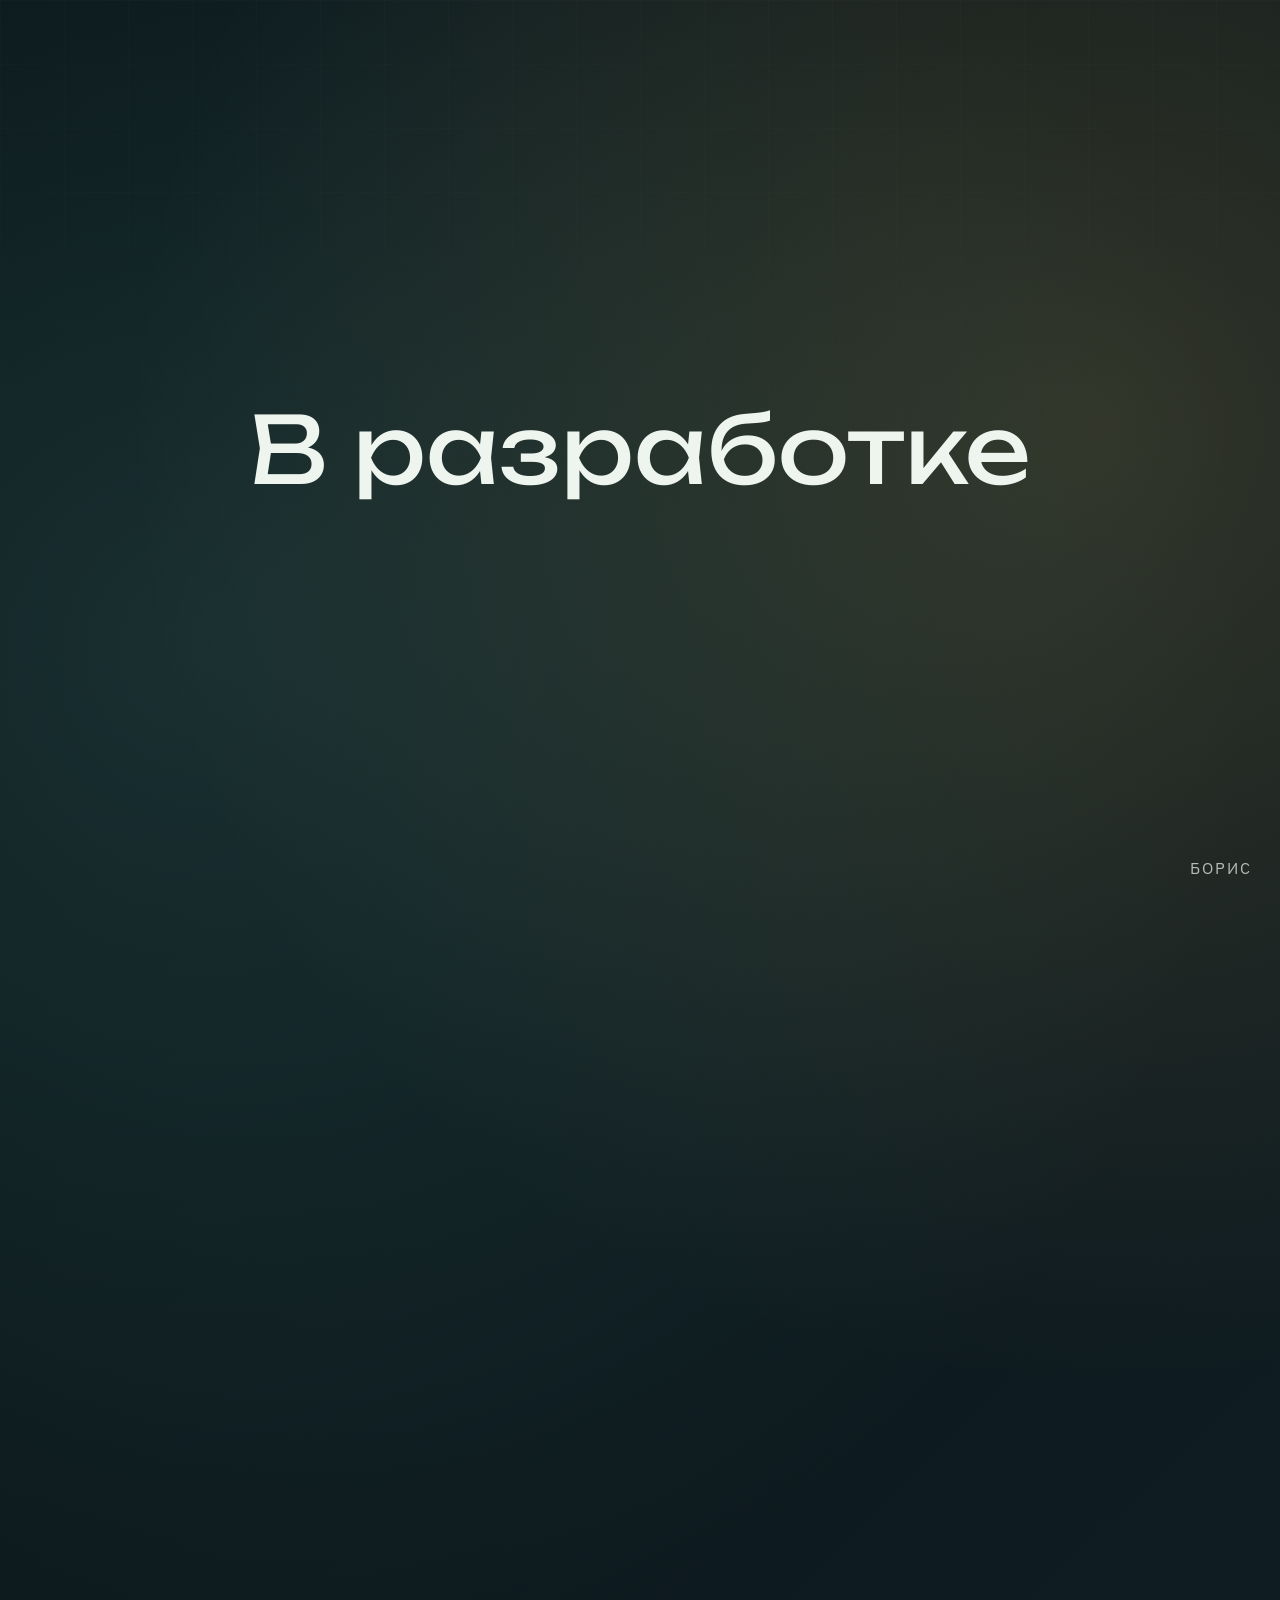
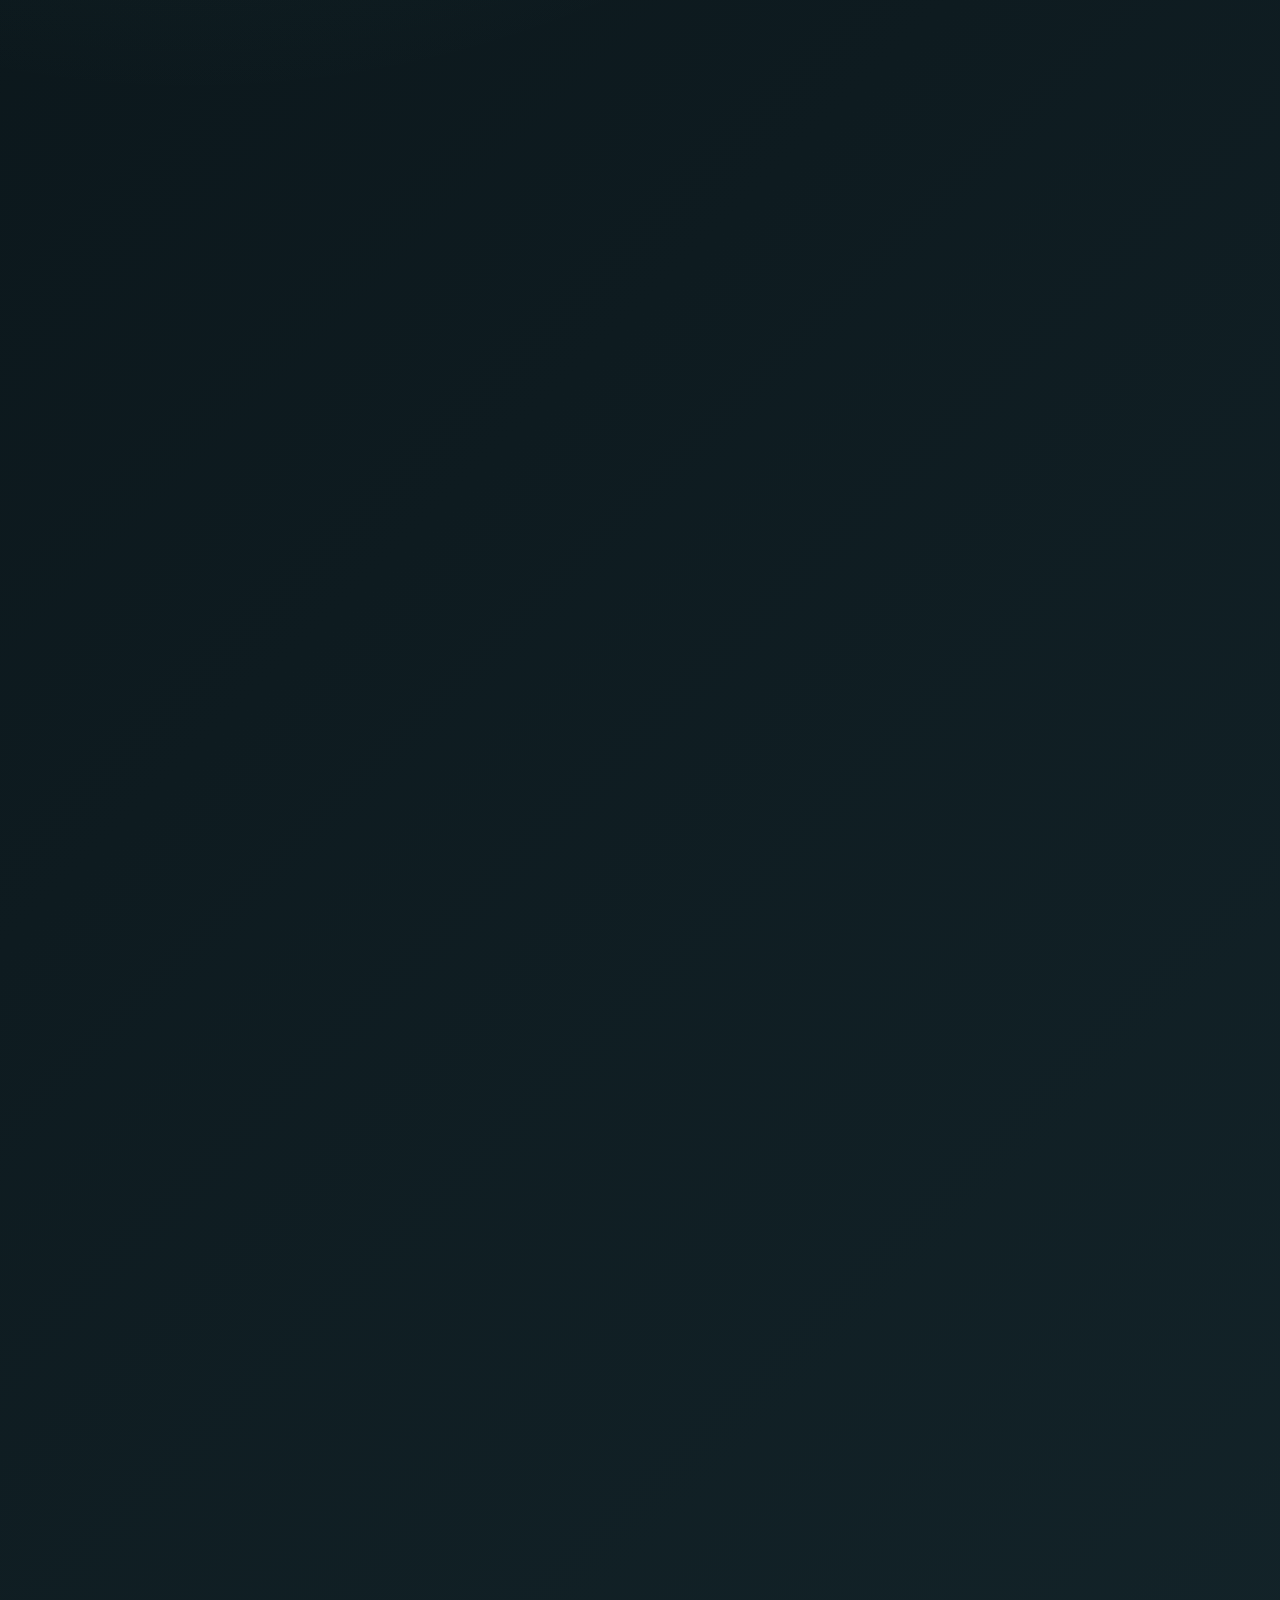
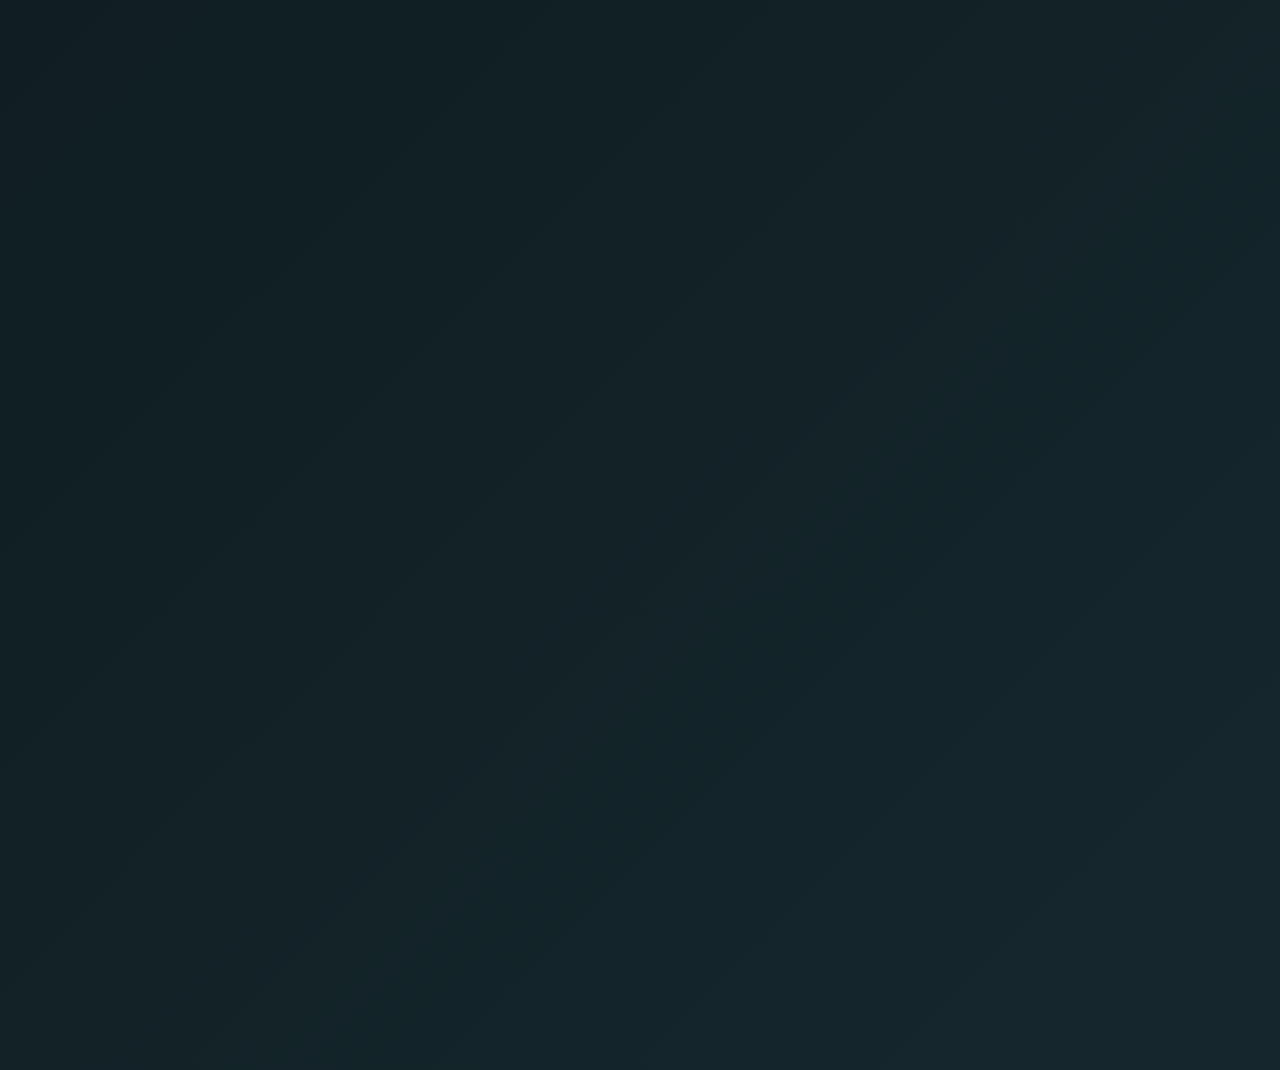
<file: index.html>
<!DOCTYPE html>
<html lang="ru">
<head>
  <meta charset="UTF-8">
  <meta name="viewport" content="width=device-width, initial-scale=1.0">
  <title>Борис | Пусконаладочные работы в OZNA</title>
  <meta
    name="description"
    content="Лендинг о Борисе, начальнике отдела пусконаладочных работ OZNA. Опыт с 2011 года, запуск объектов, координация ПНР и развитие цифрового workflow."
  >
  <meta name="theme-color" content="#0c1a1e">
  <link rel="preconnect" href="https://fonts.googleapis.com">
  <link rel="preconnect" href="https://fonts.gstatic.com" crossorigin>
  <link
    href="https://fonts.googleapis.com/css2?family=IBM+Plex+Sans:wght@400;500;600;700&family=Unbounded:wght@500;700&display=swap"
    rel="stylesheet"
  >
  <link rel="stylesheet" href="/styles.css">
</head>
<body class="preview-locked">
  <div class="preview-gate" data-preview-gate>
    <button class="preview-gate__trigger" type="button" data-preview-trigger>
      В разработке
    </button>
    <span class="preview-gate__signature">Борис</span>
  </div>
  <div class="site-shell">
    <header class="topbar">
      <a class="brand" href="#hero">
        <span class="brand-mark">GE</span>
        <span>
          <strong>getengine.ru</strong>
          <small>инженерный лендинг</small>
        </span>
      </a>
      <nav class="topnav">
        <a href="#about">О Борисе</a>
        <a href="#workflow">Workflow</a>
        <a href="#content">Материалы</a>
        <a href="#contacts">Контакты</a>
      </nav>
    </header>

    <main>
      <section class="hero panel" id="hero">
        <div class="hero-copy">
          <p class="eyebrow">OZNA · c 2011 года</p>
          <h1>Борис</h1>
          <p class="hero-lead">
            Начальник отдела пусконаладочных работ. Помогает доводить сложные инженерные проекты
            до уверенного запуска, держит темп команды и отвечает за системный ввод объектов в эксплуатацию.
          </p>
          <div class="hero-actions">
            <a class="button button-primary" href="#contacts">Связаться</a>
            <a class="button button-secondary" href="https://workflow.getengine.ru">Открыть workflow</a>
          </div>
          <div class="hero-meta">
            <article class="stat-card">
              <strong><span data-experience>15</span>+</strong>
              <span>лет практики в пусконаладке</span>
            </article>
            <article class="stat-card">
              <strong>2011</strong>
              <span>старт работы в OZNA</span>
            </article>
            <article class="stat-card">
              <strong>ПНР</strong>
              <span>управление запуском, людьми и сроками</span>
            </article>
          </div>
        </div>

        <aside class="hero-panel">
          <div class="signal-grid">
            <div class="signal-row">
              <span>Статус отдела</span>
              <strong>В работе</strong>
            </div>
            <div class="signal-row">
              <span>Фокус</span>
              <strong>Пуск, координация, сопровождение</strong>
            </div>
            <div class="signal-row">
              <span>Подход</span>
              <strong>Спокойно, точно, по этапам</strong>
            </div>
          </div>

          <div class="quote-card">
            <p>
              Инженерный запуск требует не только техники и регламентов, но и человека, который
              умеет собрать команду, синхронизировать участников и довести объект до рабочего состояния.
            </p>
          </div>
        </aside>
      </section>

      <section class="section" id="about">
        <div class="section-heading reveal">
          <p class="eyebrow">Профиль</p>
          <h2>Кто такой Борис</h2>
          <p>
            Этот лендинг рассказывает о специалисте, который много лет работает внутри производственного
            и сервисного контура OZNA, отвечает за пусконаладочные работы и держит под контролем критичный
            для заказчика этап ввода оборудования в эксплуатацию.
          </p>
        </div>

        <div class="card-grid card-grid-three">
          <article class="feature-card reveal">
            <span class="card-index">01</span>
            <h3>Руководство отделом ПНР</h3>
            <p>
              Организация работы команды, распределение задач по объектам, контроль сроков и поддержка
              специалистов на площадке.
            </p>
          </article>
          <article class="feature-card reveal">
            <span class="card-index">02</span>
            <h3>Запуск сложных объектов</h3>
            <p>
              Координация ввода оборудования в эксплуатацию, взаимодействие с производством, проектными
              командами и заказчиком.
            </p>
          </article>
          <article class="feature-card reveal">
            <span class="card-index">03</span>
            <h3>Системный инженерный подход</h3>
            <p>
              Внимание к деталям, последовательность на каждом этапе и ориентация на устойчивый результат,
              а не только на формальное закрытие работ.
            </p>
          </article>
        </div>
      </section>

      <section class="section section-accent">
        <div class="section-heading reveal">
          <p class="eyebrow">Компетенции</p>
          <h2>Что особенно важно в его работе</h2>
        </div>

        <div class="timeline">
          <article class="timeline-card reveal">
            <span>Подготовка</span>
            <h3>Организация работ до выхода на объект</h3>
            <p>Проверка готовности, людей, документации и связей между участниками проекта.</p>
          </article>
          <article class="timeline-card reveal">
            <span>Площадка</span>
            <h3>Координация на месте</h3>
            <p>Управление последовательностью действий, быстрые решения и снятие блокеров в поле.</p>
          </article>
          <article class="timeline-card reveal">
            <span>Пуск</span>
            <h3>Вывод системы на рабочий режим</h3>
            <p>Контроль запуска, проверка параметров, взаимодействие со смежными подразделениями.</p>
          </article>
          <article class="timeline-card reveal">
            <span>Передача</span>
            <h3>Сдача результата заказчику</h3>
            <p>Структурированная фиксация выполненного объема и уверенный переход к штатной эксплуатации.</p>
          </article>
        </div>
      </section>

      <section class="section">
        <div class="section-heading reveal">
          <p class="eyebrow">Почему это важно</p>
          <h2>Что получает проект</h2>
        </div>

        <div class="result-grid">
          <article class="result-card reveal">
            <strong>Предсказуемость</strong>
            <p>Этапы запуска становятся прозрачными для команды и заказчика.</p>
          </article>
          <article class="result-card reveal">
            <strong>Темп</strong>
            <p>Меньше хаоса на критичных этапах и быстрее выход на рабочий режим.</p>
          </article>
          <article class="result-card reveal">
            <strong>Ответственность</strong>
            <p>Есть центр координации, который собирает все решения в одну управляемую линию.</p>
          </article>
          <article class="result-card reveal">
            <strong>Качество</strong>
            <p>Запуск рассматривается как инженерный результат, а не как формальная галочка.</p>
          </article>
        </div>
      </section>

      <section class="section workflow-section panel reveal" id="workflow">
        <div>
          <p class="eyebrow">Следующий этап</p>
          <h2>workflow.getengine.ru</h2>
          <p class="workflow-lead">
            На поддомене уже подготовлена отдельная точка роста для внутреннего рабочего контура:
            отметки в табеле, ведение проектов, контроль статусов, единая картина по загрузке и прогрессу.
          </p>
        </div>

        <div class="workflow-grid">
          <article>
            <h3>Табель и время</h3>
            <p>Фиксация смен, отметок и фактической загрузки по сотрудникам и объектам.</p>
          </article>
          <article>
            <h3>Проекты и этапы</h3>
            <p>Карточки объектов, статусы работ, ответственные и история изменений.</p>
          </article>
          <article>
            <h3>Документы и контроль</h3>
            <p>Основа под журнал работ, служебные заметки, акты и внутренние регламенты.</p>
          </article>
        </div>

        <div class="hero-actions">
          <a class="button button-primary" href="https://workflow.getengine.ru">Перейти на workflow</a>
          <a class="button button-secondary" href="/workflow/">Открыть локальную страницу</a>
        </div>
      </section>

      <section class="section" id="content">
        <div class="section-heading reveal">
          <p class="eyebrow">Контентная структура</p>
          <h2>Сайт уже подготовлен к расширению</h2>
          <p>
            Ниже заложены разделы, которые можно наполнять без пересборки всей страницы: новости,
            статьи и полезные информационные блоки о процессах, проектах и инженерной практике.
          </p>
        </div>

        <div class="card-grid">
          <a class="content-card reveal" href="/news/">
            <span>Новости</span>
            <strong>Запуски, события, изменения в проектах</strong>
            <p>Короткие обновления по работе отдела, объектам и внутренним инициативам.</p>
          </a>
          <a class="content-card reveal" href="/articles/">
            <span>Статьи</span>
            <strong>Развернутые материалы и кейсы</strong>
            <p>Публикации о подходе к ПНР, организации процессов и рабочей практике на объектах.</p>
          </a>
          <a class="content-card reveal" href="/info/">
            <span>Инфоблоки</span>
            <strong>Справочные материалы и база знаний</strong>
            <p>Регламенты, памятки, типовые схемы взаимодействия и полезные заметки для команды.</p>
          </a>
        </div>
      </section>
    </main>

    <footer class="footer panel" id="contacts">
      <div>
        <p class="eyebrow">Контакты</p>
        <h2>Нижний блок уже готов под реальные каналы связи</h2>
        <p>
          Пока я заложил аккуратную структуру без вымышленных данных. Сюда можно сразу подставить
          телефон, почту, Telegram, адрес офиса или форму обратной связи.
        </p>
      </div>

      <div class="contact-grid">
        <article>
          <span>Позиция</span>
          <strong>Начальник отдела пусконаладочных работ</strong>
        </article>
        <article>
          <span>Компания</span>
          <strong><a href="https://ozna.ru">OZNA</a></strong>
        </article>
        <article>
          <span>Прямые контакты</span>
          <strong>Добавим после согласования</strong>
        </article>
      </div>

      <div class="footer-bottom">
        <span>© <span data-year>2026</span> getengine.ru</span>
        <span>Сделано с прицелом на дальнейшее развитие: лендинг, контент, workflow.</span>
      </div>
    </footer>
  </div>

  <script src="/script.js"></script>
</body>
</html>
</file>
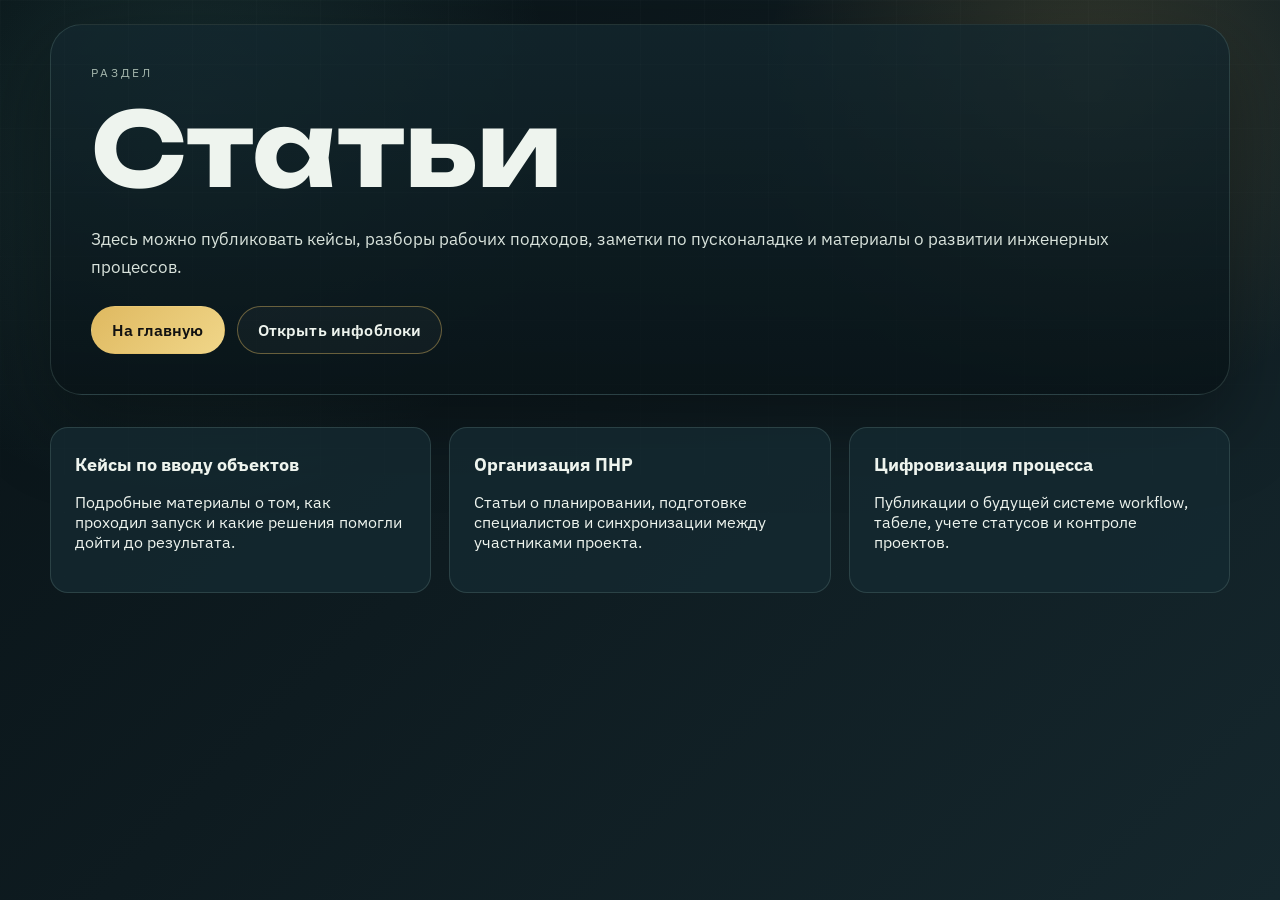
<file: articles/index.html>
<!DOCTYPE html>
<html lang="ru">
<head>
  <meta charset="UTF-8">
  <meta name="viewport" content="width=device-width, initial-scale=1.0">
  <title>Статьи | getengine.ru</title>
  <meta name="description" content="Раздел статей на getengine.ru. Подготовлен для длинных материалов, кейсов и инженерных разборов.">
  <link rel="preconnect" href="https://fonts.googleapis.com">
  <link rel="preconnect" href="https://fonts.gstatic.com" crossorigin>
  <link
    href="https://fonts.googleapis.com/css2?family=IBM+Plex+Sans:wght@400;500;600;700&family=Unbounded:wght@500;700&display=swap"
    rel="stylesheet"
  >
  <link rel="stylesheet" href="/styles.css">
</head>
<body>
  <div class="site-shell">
    <section class="page-hero panel">
      <p class="eyebrow">Раздел</p>
      <h1>Статьи</h1>
      <p class="hero-lead">
        Здесь можно публиковать кейсы, разборы рабочих подходов, заметки по пусконаладке и материалы о развитии инженерных процессов.
      </p>
      <div class="page-links">
        <a class="button button-primary" href="/">На главную</a>
        <a class="button button-secondary" href="/info/">Открыть инфоблоки</a>
      </div>
    </section>

    <section class="page-grid">
      <article class="page-card">
        <h3>Кейсы по вводу объектов</h3>
        <p>Подробные материалы о том, как проходил запуск и какие решения помогли дойти до результата.</p>
      </article>
      <article class="page-card">
        <h3>Организация ПНР</h3>
        <p>Статьи о планировании, подготовке специалистов и синхронизации между участниками проекта.</p>
      </article>
      <article class="page-card">
        <h3>Цифровизация процесса</h3>
        <p>Публикации о будущей системе workflow, табеле, учете статусов и контроле проектов.</p>
      </article>
    </section>
  </div>
  <script src="/script.js"></script>
</body>
</html>
</file>
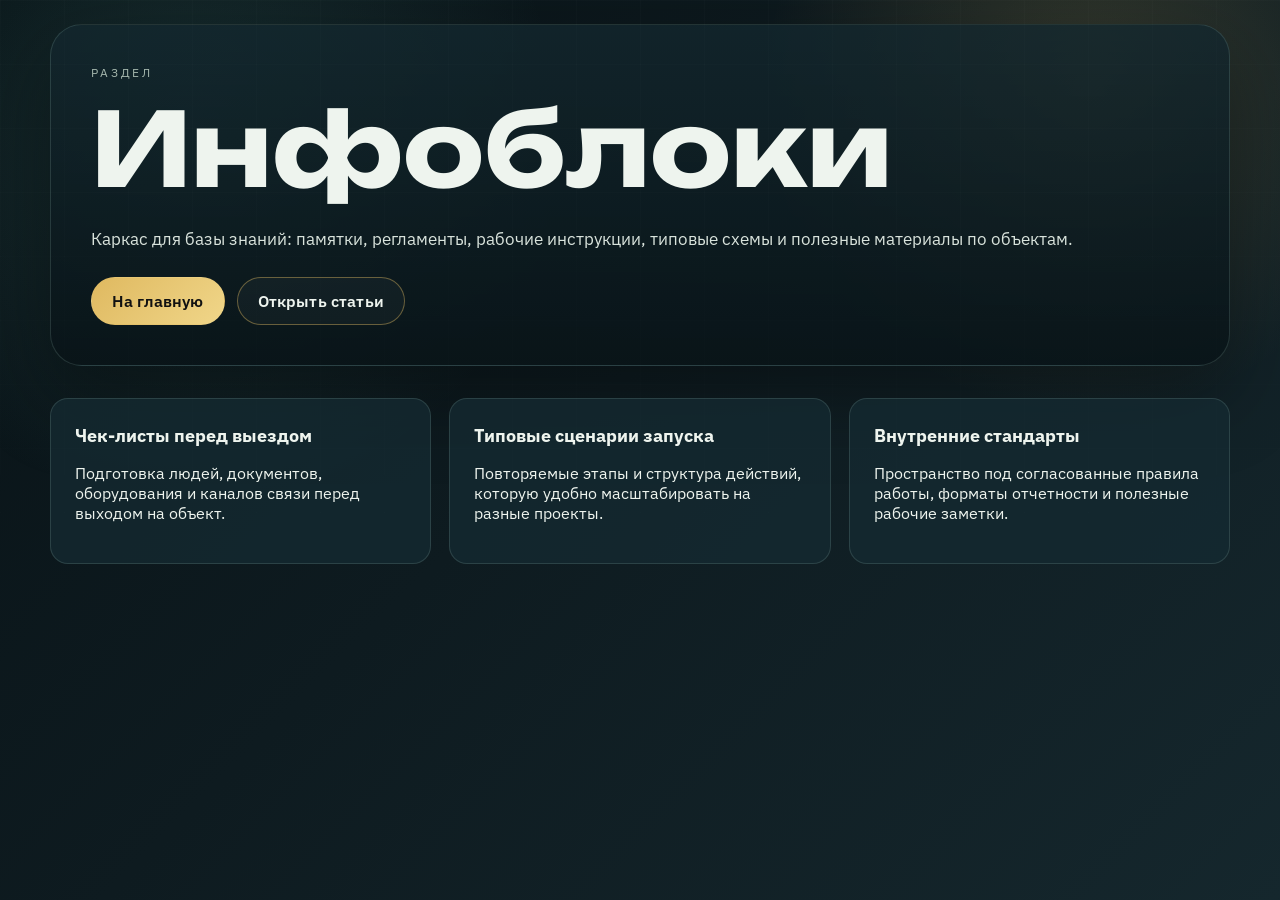
<file: info/index.html>
<!DOCTYPE html>
<html lang="ru">
<head>
  <meta charset="UTF-8">
  <meta name="viewport" content="width=device-width, initial-scale=1.0">
  <title>Инфоблоки | getengine.ru</title>
  <meta name="description" content="Раздел информационных блоков на getengine.ru. Подготовлен под справочные материалы, регламенты и базу знаний.">
  <link rel="preconnect" href="https://fonts.googleapis.com">
  <link rel="preconnect" href="https://fonts.gstatic.com" crossorigin>
  <link
    href="https://fonts.googleapis.com/css2?family=IBM+Plex+Sans:wght@400;500;600;700&family=Unbounded:wght@500;700&display=swap"
    rel="stylesheet"
  >
  <link rel="stylesheet" href="/styles.css">
</head>
<body>
  <div class="site-shell">
    <section class="page-hero panel">
      <p class="eyebrow">Раздел</p>
      <h1>Инфоблоки</h1>
      <p class="hero-lead">
        Каркас для базы знаний: памятки, регламенты, рабочие инструкции, типовые схемы и полезные материалы по объектам.
      </p>
      <div class="page-links">
        <a class="button button-primary" href="/">На главную</a>
        <a class="button button-secondary" href="/articles/">Открыть статьи</a>
      </div>
    </section>

    <section class="page-grid">
      <article class="page-card">
        <h3>Чек-листы перед выездом</h3>
        <p>Подготовка людей, документов, оборудования и каналов связи перед выходом на объект.</p>
      </article>
      <article class="page-card">
        <h3>Типовые сценарии запуска</h3>
        <p>Повторяемые этапы и структура действий, которую удобно масштабировать на разные проекты.</p>
      </article>
      <article class="page-card">
        <h3>Внутренние стандарты</h3>
        <p>Пространство под согласованные правила работы, форматы отчетности и полезные рабочие заметки.</p>
      </article>
    </section>
  </div>
  <script src="/script.js"></script>
</body>
</html>
</file>
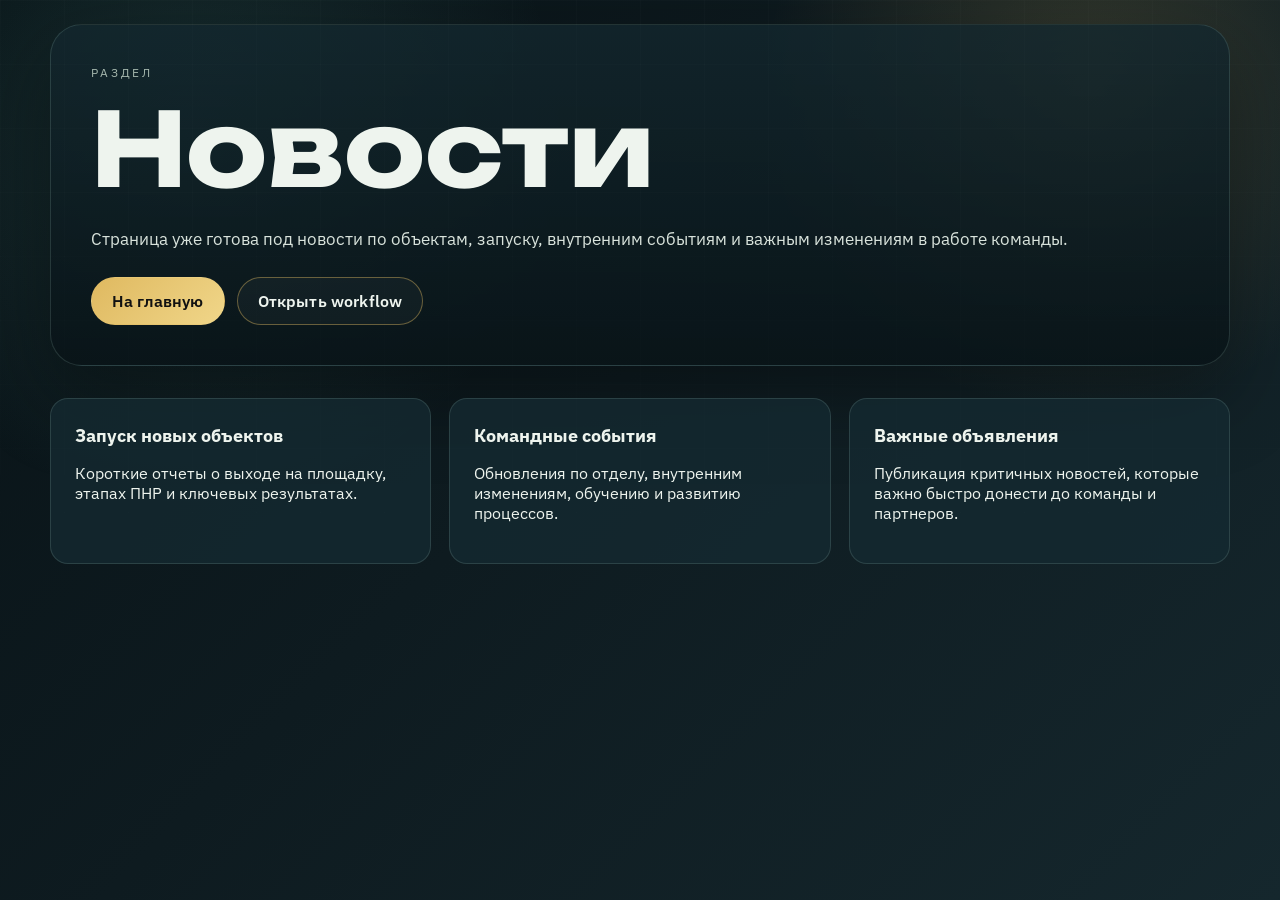
<file: news/index.html>
<!DOCTYPE html>
<html lang="ru">
<head>
  <meta charset="UTF-8">
  <meta name="viewport" content="width=device-width, initial-scale=1.0">
  <title>Новости | getengine.ru</title>
  <meta name="description" content="Раздел новостей на getengine.ru. Подготовлен для публикации обновлений по проектам, запускам и событиям.">
  <link rel="preconnect" href="https://fonts.googleapis.com">
  <link rel="preconnect" href="https://fonts.gstatic.com" crossorigin>
  <link
    href="https://fonts.googleapis.com/css2?family=IBM+Plex+Sans:wght@400;500;600;700&family=Unbounded:wght@500;700&display=swap"
    rel="stylesheet"
  >
  <link rel="stylesheet" href="/styles.css">
</head>
<body>
  <div class="site-shell">
    <section class="page-hero panel">
      <p class="eyebrow">Раздел</p>
      <h1>Новости</h1>
      <p class="hero-lead">
        Страница уже готова под новости по объектам, запуску, внутренним событиям и важным изменениям в работе команды.
      </p>
      <div class="page-links">
        <a class="button button-primary" href="/">На главную</a>
        <a class="button button-secondary" href="https://workflow.getengine.ru">Открыть workflow</a>
      </div>
    </section>

    <section class="page-grid">
      <article class="page-card">
        <h3>Запуск новых объектов</h3>
        <p>Короткие отчеты о выходе на площадку, этапах ПНР и ключевых результатах.</p>
      </article>
      <article class="page-card">
        <h3>Командные события</h3>
        <p>Обновления по отделу, внутренним изменениям, обучению и развитию процессов.</p>
      </article>
      <article class="page-card">
        <h3>Важные объявления</h3>
        <p>Публикация критичных новостей, которые важно быстро донести до команды и партнеров.</p>
      </article>
    </section>
  </div>
  <script src="/script.js"></script>
</body>
</html>
</file>
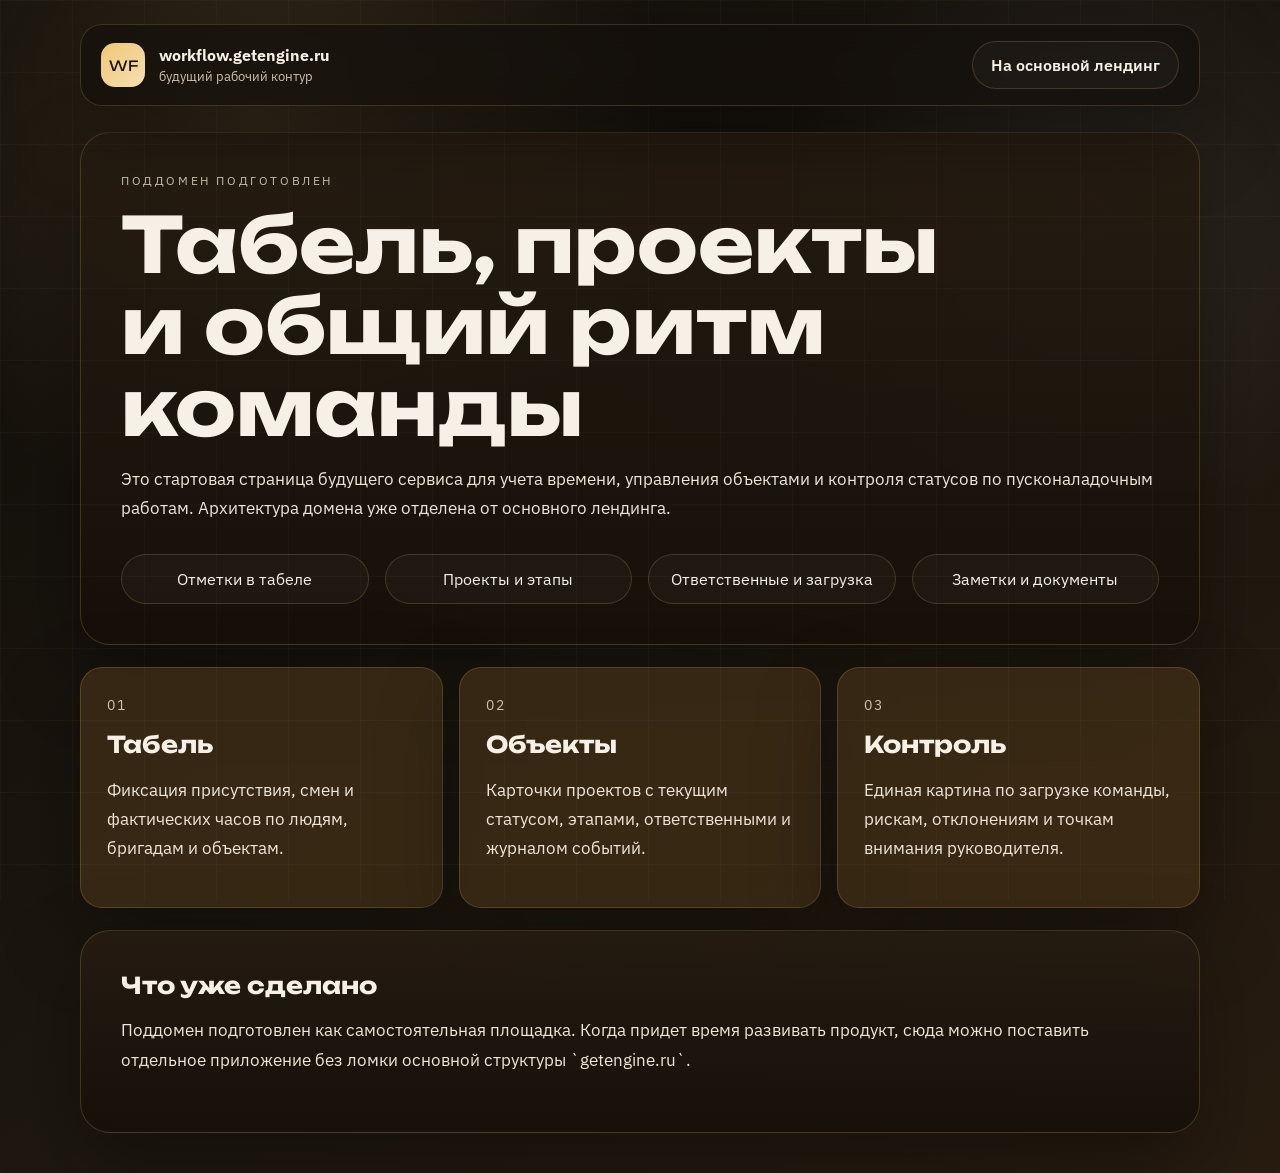
<file: workflow/index.html>
<!DOCTYPE html>
<html lang="ru">
<head>
  <meta charset="UTF-8">
  <meta name="viewport" content="width=device-width, initial-scale=1.0">
  <title>workflow.getengine.ru | Табель и проекты</title>
  <meta
    name="description"
    content="Подготовленная стартовая страница для workflow.getengine.ru: табель, проекты, статусы, документы и единый контроль выполнения."
  >
  <meta name="theme-color" content="#12100b">
  <link rel="preconnect" href="https://fonts.googleapis.com">
  <link rel="preconnect" href="https://fonts.gstatic.com" crossorigin>
  <link
    href="https://fonts.googleapis.com/css2?family=IBM+Plex+Sans:wght@400;500;600;700&family=Unbounded:wght@500;700&display=swap"
    rel="stylesheet"
  >
  <link rel="stylesheet" href="styles.css">
</head>
<body class="workflow-body">
  <div class="workflow-shell">
    <header class="workflow-topbar">
      <a class="brand" href="/">
        <span class="brand-mark">WF</span>
        <span>
          <strong>workflow.getengine.ru</strong>
          <small>будущий рабочий контур</small>
        </span>
      </a>
      <a class="button button-secondary" href="https://getengine.ru">На основной лендинг</a>
    </header>

    <main class="workflow-main">
      <section class="workflow-hero">
        <p class="eyebrow">Поддомен подготовлен</p>
        <h1>Табель, проекты и общий ритм команды</h1>
        <p class="hero-lead">
          Это стартовая страница будущего сервиса для учета времени, управления объектами и контроля
          статусов по пусконаладочным работам. Архитектура домена уже отделена от основного лендинга.
        </p>

        <div class="workflow-pills">
          <span>Отметки в табеле</span>
          <span>Проекты и этапы</span>
          <span>Ответственные и загрузка</span>
          <span>Заметки и документы</span>
        </div>
      </section>

      <section class="workflow-board">
        <article class="workflow-panel">
          <span>01</span>
          <h2>Табель</h2>
          <p>Фиксация присутствия, смен и фактических часов по людям, бригадам и объектам.</p>
        </article>
        <article class="workflow-panel">
          <span>02</span>
          <h2>Объекты</h2>
          <p>Карточки проектов с текущим статусом, этапами, ответственными и журналом событий.</p>
        </article>
        <article class="workflow-panel">
          <span>03</span>
          <h2>Контроль</h2>
          <p>Единая картина по загрузке команды, рискам, отклонениям и точкам внимания руководителя.</p>
        </article>
      </section>

      <section class="workflow-note">
        <h2>Что уже сделано</h2>
        <p>
          Поддомен подготовлен как самостоятельная площадка. Когда придет время развивать продукт,
          сюда можно поставить отдельное приложение без ломки основной структуры `getengine.ru`.
        </p>
      </section>
    </main>
  </div>

  <script src="script.js"></script>
</body>
</html>
</file>
<file: styles.css>
@import url("https://fonts.googleapis.com/css2?family=IBM+Plex+Sans:wght@400;500;600;700&family=Unbounded:wght@500;700&display=swap");

:root {
  --bg: #081216;
  --bg-soft: #0f1d22;
  --panel: rgba(12, 28, 33, 0.82);
  --panel-strong: rgba(10, 23, 27, 0.96);
  --card: rgba(20, 42, 49, 0.8);
  --line: rgba(157, 196, 181, 0.18);
  --line-strong: rgba(223, 185, 96, 0.42);
  --text: #eef4ee;
  --muted: #a5b7ad;
  --accent: #dfb960;
  --accent-deep: #9c6b12;
  --teal: #70d0c1;
  --shadow: 0 30px 80px rgba(0, 0, 0, 0.35);
  --radius-xl: 32px;
  --radius-lg: 24px;
  --radius-md: 18px;
  --container: min(1180px, calc(100vw - 40px));
}

* {
  box-sizing: border-box;
}

html {
  scroll-behavior: smooth;
}

body {
  margin: 0;
  font-family: "IBM Plex Sans", sans-serif;
  color: var(--text);
  background:
    radial-gradient(circle at 15% 15%, rgba(112, 208, 193, 0.14), transparent 28%),
    radial-gradient(circle at 85% 10%, rgba(223, 185, 96, 0.18), transparent 24%),
    linear-gradient(135deg, #081216 0%, #0e1b20 46%, #15272d 100%);
  min-height: 100vh;
}

body.preview-locked {
  overflow: hidden;
}

body::before {
  content: "";
  position: fixed;
  inset: 0;
  background-image:
    linear-gradient(rgba(255, 255, 255, 0.03) 1px, transparent 1px),
    linear-gradient(90deg, rgba(255, 255, 255, 0.03) 1px, transparent 1px);
  background-size: 64px 64px;
  mask-image: linear-gradient(to bottom, rgba(0, 0, 0, 0.45), transparent 90%);
  pointer-events: none;
}

a {
  color: inherit;
  text-decoration: none;
}

.site-shell {
  width: var(--container);
  margin: 0 auto;
  padding: 24px 0 40px;
}

body.preview-locked .site-shell {
  opacity: 0;
  visibility: hidden;
  pointer-events: none;
}

.preview-gate {
  position: fixed;
  inset: 0;
  z-index: 50;
  display: flex;
  align-items: center;
  justify-content: center;
  padding: 24px;
}

body.preview-unlocked .preview-gate {
  display: none;
}

.preview-gate__trigger {
  border: 0;
  padding: 0;
  background: transparent;
  color: var(--text);
  font-family: "Unbounded", sans-serif;
  font-size: clamp(2.4rem, 8vw, 5.8rem);
  line-height: 1;
  cursor: pointer;
  text-align: center;
}

.preview-gate__signature {
  position: absolute;
  right: 28px;
  bottom: 22px;
  color: rgba(238, 244, 238, 0.72);
  font-size: 1rem;
  letter-spacing: 0.12em;
  text-transform: uppercase;
}

.topbar {
  position: sticky;
  top: 16px;
  z-index: 20;
  display: flex;
  align-items: center;
  justify-content: space-between;
  gap: 24px;
  padding: 16px 20px;
  margin-bottom: 28px;
  background: rgba(8, 18, 22, 0.7);
  border: 1px solid var(--line);
  backdrop-filter: blur(14px);
  border-radius: 22px;
}

.brand {
  display: inline-flex;
  align-items: center;
  gap: 14px;
}

.brand strong,
.topnav a,
.button,
.content-card strong,
.feature-card h3,
.timeline-card h3,
.result-card strong,
.workflow-grid h3,
.contact-grid strong {
  letter-spacing: 0.01em;
}

.brand span:last-child {
  display: grid;
  gap: 2px;
}

.brand small,
.topnav a,
.eyebrow,
.signal-row span,
.stat-card span,
.card-index,
.content-card span,
.contact-grid span,
.footer-bottom {
  color: var(--muted);
}

.brand-mark {
  width: 44px;
  height: 44px;
  border-radius: 14px;
  display: grid;
  place-items: center;
  font-family: "Unbounded", sans-serif;
  font-size: 0.9rem;
  color: #111;
  background: linear-gradient(135deg, var(--accent), #f2dd9a);
  box-shadow: inset 0 1px 0 rgba(255, 255, 255, 0.35);
}

.topnav {
  display: flex;
  flex-wrap: wrap;
  gap: 18px;
}

.topnav a {
  font-size: 0.95rem;
}

.panel {
  background: linear-gradient(180deg, rgba(19, 39, 46, 0.8), rgba(9, 20, 24, 0.92));
  border: 1px solid var(--line);
  box-shadow: var(--shadow);
}

.hero {
  display: grid;
  grid-template-columns: minmax(0, 1.35fr) minmax(320px, 0.85fr);
  gap: 28px;
  padding: 48px;
  border-radius: var(--radius-xl);
  overflow: hidden;
  position: relative;
}

.hero::after {
  content: "";
  position: absolute;
  inset: auto -15% -30% auto;
  width: 380px;
  height: 380px;
  background: radial-gradient(circle, rgba(223, 185, 96, 0.2), transparent 65%);
  pointer-events: none;
}

.hero-copy,
.hero-panel,
.footer,
.workflow-section {
  position: relative;
  z-index: 1;
}

.eyebrow {
  text-transform: uppercase;
  letter-spacing: 0.24em;
  font-size: 0.74rem;
  margin: 0 0 16px;
}

h1,
h2 {
  font-family: "Unbounded", sans-serif;
  line-height: 1.04;
  margin: 0;
}

h1 {
  font-size: clamp(3.2rem, 8vw, 6.5rem);
  margin-bottom: 22px;
}

h2 {
  font-size: clamp(2rem, 4vw, 3.4rem);
  margin-bottom: 14px;
}

.hero-lead,
.section-heading p,
.feature-card p,
.timeline-card p,
.result-card p,
.workflow-lead,
.workflow-grid p,
.content-card p,
.footer p {
  font-size: 1.05rem;
  line-height: 1.7;
  color: #d9e3dc;
}

.hero-actions {
  display: flex;
  flex-wrap: wrap;
  gap: 14px;
  margin: 34px 0 28px;
}

.button {
  display: inline-flex;
  align-items: center;
  justify-content: center;
  min-height: 48px;
  padding: 0 20px;
  border-radius: 999px;
  border: 1px solid transparent;
  font-weight: 600;
  transition: transform 0.25s ease, border-color 0.25s ease, background 0.25s ease;
}

.button:hover {
  transform: translateY(-2px);
}

.button-primary {
  color: #111;
  background: linear-gradient(135deg, var(--accent), #f0d689);
}

.button-secondary {
  border-color: var(--line-strong);
  background: rgba(255, 255, 255, 0.03);
}

.hero-meta,
.card-grid,
.contact-grid,
.workflow-grid,
.result-grid {
  display: grid;
  gap: 18px;
}

.hero-meta {
  grid-template-columns: repeat(3, minmax(0, 1fr));
}

.stat-card,
.feature-card,
.timeline-card,
.result-card,
.content-card,
.contact-grid article,
.signal-grid,
.quote-card,
.workflow-grid article {
  background: var(--card);
  border: 1px solid var(--line);
  border-radius: var(--radius-md);
}

.stat-card {
  padding: 18px;
}

.stat-card strong {
  display: block;
  font-size: 1.8rem;
  margin-bottom: 8px;
}

.hero-panel {
  display: grid;
  gap: 18px;
  align-content: start;
}

.signal-grid {
  padding: 20px;
}

.signal-row {
  display: flex;
  align-items: baseline;
  justify-content: space-between;
  gap: 14px;
  padding: 12px 0;
  border-bottom: 1px solid rgba(255, 255, 255, 0.06);
}

.signal-row:last-child {
  border-bottom: 0;
}

.signal-row strong {
  text-align: right;
}

.quote-card {
  padding: 24px;
  border-left: 3px solid var(--accent);
}

.quote-card p {
  margin: 0;
  line-height: 1.8;
  color: #e9f0ea;
}

.section {
  padding: 84px 0 0;
}

.section-heading {
  max-width: 760px;
  margin-bottom: 28px;
}

.card-grid {
  grid-template-columns: repeat(3, minmax(0, 1fr));
}

.feature-card,
.content-card {
  padding: 26px;
}

.card-index {
  display: inline-block;
  margin-bottom: 18px;
  font-size: 0.85rem;
}

.feature-card h3,
.timeline-card h3,
.workflow-grid h3 {
  margin: 0 0 12px;
  font-size: 1.3rem;
}

.timeline {
  display: grid;
  grid-template-columns: repeat(4, minmax(0, 1fr));
  gap: 18px;
}

.timeline-card {
  padding: 24px;
  min-height: 100%;
}

.timeline-card span,
.content-card span {
  display: inline-block;
  margin-bottom: 14px;
  font-size: 0.85rem;
  text-transform: uppercase;
  letter-spacing: 0.14em;
}

.result-grid {
  grid-template-columns: repeat(4, minmax(0, 1fr));
}

.result-card {
  padding: 24px;
}

.result-card strong {
  display: block;
  margin-bottom: 10px;
  font-size: 1.2rem;
}

.workflow-section {
  border-radius: var(--radius-xl);
  padding: 36px;
  margin-top: 84px;
}

.workflow-grid {
  grid-template-columns: repeat(3, minmax(0, 1fr));
  margin-top: 28px;
}

.workflow-grid article {
  padding: 22px;
}

.content-card {
  display: block;
  transition: transform 0.28s ease, border-color 0.28s ease, background 0.28s ease;
}

.content-card:hover {
  transform: translateY(-4px);
  border-color: var(--line-strong);
  background: rgba(28, 55, 64, 0.84);
}

.content-card strong {
  display: block;
  font-size: 1.2rem;
  margin-bottom: 12px;
  color: var(--text);
}

.footer {
  margin-top: 84px;
  padding: 36px;
  border-radius: var(--radius-xl);
}

.contact-grid {
  grid-template-columns: repeat(3, minmax(0, 1fr));
  margin: 26px 0 22px;
}

.contact-grid article {
  padding: 22px;
}

.contact-grid span {
  display: block;
  margin-bottom: 10px;
  font-size: 0.86rem;
  text-transform: uppercase;
  letter-spacing: 0.14em;
}

.contact-grid strong {
  display: block;
  font-size: 1.08rem;
}

.footer-bottom {
  display: flex;
  flex-wrap: wrap;
  justify-content: space-between;
  gap: 12px;
  padding-top: 18px;
  border-top: 1px solid rgba(255, 255, 255, 0.08);
  font-size: 0.94rem;
}

.page-hero {
  padding: 40px;
  border-radius: var(--radius-xl);
  margin-bottom: 32px;
}

.page-links {
  display: flex;
  flex-wrap: wrap;
  gap: 12px;
  margin-top: 24px;
}

.page-grid {
  display: grid;
  grid-template-columns: repeat(3, minmax(0, 1fr));
  gap: 18px;
}

.page-card {
  padding: 24px;
  background: var(--card);
  border: 1px solid var(--line);
  border-radius: var(--radius-md);
}

.page-card h3 {
  margin: 0 0 10px;
  font-size: 1.15rem;
}

.reveal {
  opacity: 0;
  transform: translateY(24px);
  transition: opacity 0.7s ease, transform 0.7s ease;
}

.reveal.is-visible {
  opacity: 1;
  transform: translateY(0);
}

@media (max-width: 1080px) {
  .hero,
  .timeline,
  .result-grid,
  .card-grid,
  .workflow-grid,
  .contact-grid,
  .page-grid {
    grid-template-columns: repeat(2, minmax(0, 1fr));
  }

  .hero {
    padding: 38px;
  }
}

@media (max-width: 760px) {
  .site-shell {
    width: min(100vw - 24px, 100%);
    padding-top: 12px;
  }

  .topbar,
  .hero,
  .workflow-section,
  .footer,
  .page-hero {
    padding: 22px;
  }

  .topbar,
  .hero,
  .hero-meta,
  .timeline,
  .result-grid,
  .card-grid,
  .workflow-grid,
  .contact-grid,
  .page-grid {
    grid-template-columns: 1fr;
  }

  .topbar {
    position: static;
    flex-direction: column;
    align-items: flex-start;
  }

  .topnav {
    gap: 14px;
  }

  .section {
    padding-top: 68px;
  }

  h1 {
    font-size: 2.8rem;
  }

  h2 {
    font-size: 1.8rem;
  }
}

@media (prefers-reduced-motion: reduce) {
  html {
    scroll-behavior: auto;
  }

  .button,
  .content-card,
  .reveal {
    transition: none;
  }

  .reveal {
    opacity: 1;
    transform: none;
  }
}
</file>
<file: workflow/styles.css>
@import url("https://fonts.googleapis.com/css2?family=IBM+Plex+Sans:wght@400;500;600;700&family=Unbounded:wght@500;700&display=swap");

:root {
  --bg: #120f0b;
  --bg-soft: #1f1910;
  --panel: rgba(36, 28, 17, 0.88);
  --card: rgba(62, 44, 22, 0.82);
  --line: rgba(241, 199, 118, 0.18);
  --text: #f7f0e6;
  --muted: #d0c2af;
  --accent: #f1c776;
  --shadow: 0 30px 80px rgba(0, 0, 0, 0.35);
  --radius-xl: 30px;
  --radius-lg: 22px;
  --radius-md: 18px;
  --container: min(1120px, calc(100vw - 40px));
}

* {
  box-sizing: border-box;
}

body.workflow-body {
  margin: 0;
  min-height: 100vh;
  font-family: "IBM Plex Sans", sans-serif;
  color: var(--text);
  background:
    radial-gradient(circle at 20% 10%, rgba(241, 199, 118, 0.14), transparent 28%),
    radial-gradient(circle at 85% 20%, rgba(255, 255, 255, 0.08), transparent 22%),
    linear-gradient(145deg, #100d09, #1c1710 52%, #281c10);
}

body.workflow-body::before {
  content: "";
  position: fixed;
  inset: 0;
  pointer-events: none;
  background:
    linear-gradient(rgba(255, 255, 255, 0.025) 1px, transparent 1px),
    linear-gradient(90deg, rgba(255, 255, 255, 0.025) 1px, transparent 1px);
  background-size: 72px 72px;
}

a {
  color: inherit;
  text-decoration: none;
}

.workflow-shell {
  width: var(--container);
  margin: 0 auto;
  padding: 24px 0 40px;
}

.workflow-topbar,
.workflow-hero,
.workflow-panel,
.workflow-note {
  border: 1px solid var(--line);
  box-shadow: var(--shadow);
}

.workflow-topbar {
  display: flex;
  justify-content: space-between;
  align-items: center;
  gap: 20px;
  margin-bottom: 26px;
  padding: 16px 20px;
  border-radius: var(--radius-lg);
  background: rgba(20, 16, 11, 0.74);
  backdrop-filter: blur(14px);
}

.brand {
  display: inline-flex;
  align-items: center;
  gap: 14px;
}

.brand span:last-child {
  display: grid;
  gap: 2px;
}

.brand-mark {
  width: 44px;
  height: 44px;
  display: grid;
  place-items: center;
  border-radius: 14px;
  font-family: "Unbounded", sans-serif;
  font-size: 0.88rem;
  color: #1b140d;
  background: linear-gradient(135deg, var(--accent), #f5dfb4);
}

.brand small,
.eyebrow,
.workflow-panel span {
  color: var(--muted);
}

.button {
  display: inline-flex;
  align-items: center;
  justify-content: center;
  min-height: 48px;
  padding: 0 18px;
  border-radius: 999px;
  border: 1px solid var(--line);
  background: rgba(255, 255, 255, 0.03);
  font-weight: 600;
}

.workflow-main {
  display: grid;
  gap: 22px;
}

.workflow-hero,
.workflow-note {
  background: linear-gradient(180deg, rgba(38, 28, 17, 0.9), rgba(22, 16, 10, 0.96));
  border-radius: var(--radius-xl);
  padding: 40px;
}

.workflow-hero h1,
.workflow-note h2,
.workflow-panel h2 {
  margin: 0;
  font-family: "Unbounded", sans-serif;
}

.workflow-hero h1 {
  font-size: clamp(2.6rem, 6vw, 5rem);
  line-height: 1.06;
  max-width: 820px;
}

.workflow-note h2,
.workflow-panel h2 {
  font-size: 1.45rem;
  margin-bottom: 12px;
}

.hero-lead,
.workflow-panel p,
.workflow-note p {
  font-size: 1.05rem;
  line-height: 1.75;
  color: #f0e6d8;
}

.eyebrow {
  text-transform: uppercase;
  letter-spacing: 0.22em;
  font-size: 0.74rem;
  margin: 0 0 16px;
}

.workflow-pills,
.workflow-board {
  display: grid;
  gap: 16px;
}

.workflow-pills {
  grid-template-columns: repeat(4, minmax(0, 1fr));
  margin-top: 30px;
}

.workflow-pills span {
  padding: 14px 16px;
  border-radius: 999px;
  text-align: center;
  border: 1px solid var(--line);
  background: rgba(255, 255, 255, 0.03);
}

.workflow-board {
  grid-template-columns: repeat(3, minmax(0, 1fr));
}

.workflow-panel {
  padding: 26px;
  border-radius: var(--radius-lg);
  background: var(--card);
}

.workflow-panel span {
  display: inline-block;
  margin-bottom: 16px;
  font-size: 0.86rem;
  letter-spacing: 0.14em;
}

@media (max-width: 900px) {
  .workflow-pills,
  .workflow-board {
    grid-template-columns: 1fr 1fr;
  }
}

@media (max-width: 720px) {
  .workflow-shell {
    width: min(100vw - 24px, 100%);
    padding-top: 12px;
  }

  .workflow-topbar,
  .workflow-hero,
  .workflow-note,
  .workflow-panel {
    padding: 22px;
  }

  .workflow-topbar,
  .workflow-pills,
  .workflow-board {
    grid-template-columns: 1fr;
  }

  .workflow-topbar {
    display: grid;
    justify-content: stretch;
  }

  .workflow-hero h1 {
    font-size: 2.35rem;
  }
}
</file>
